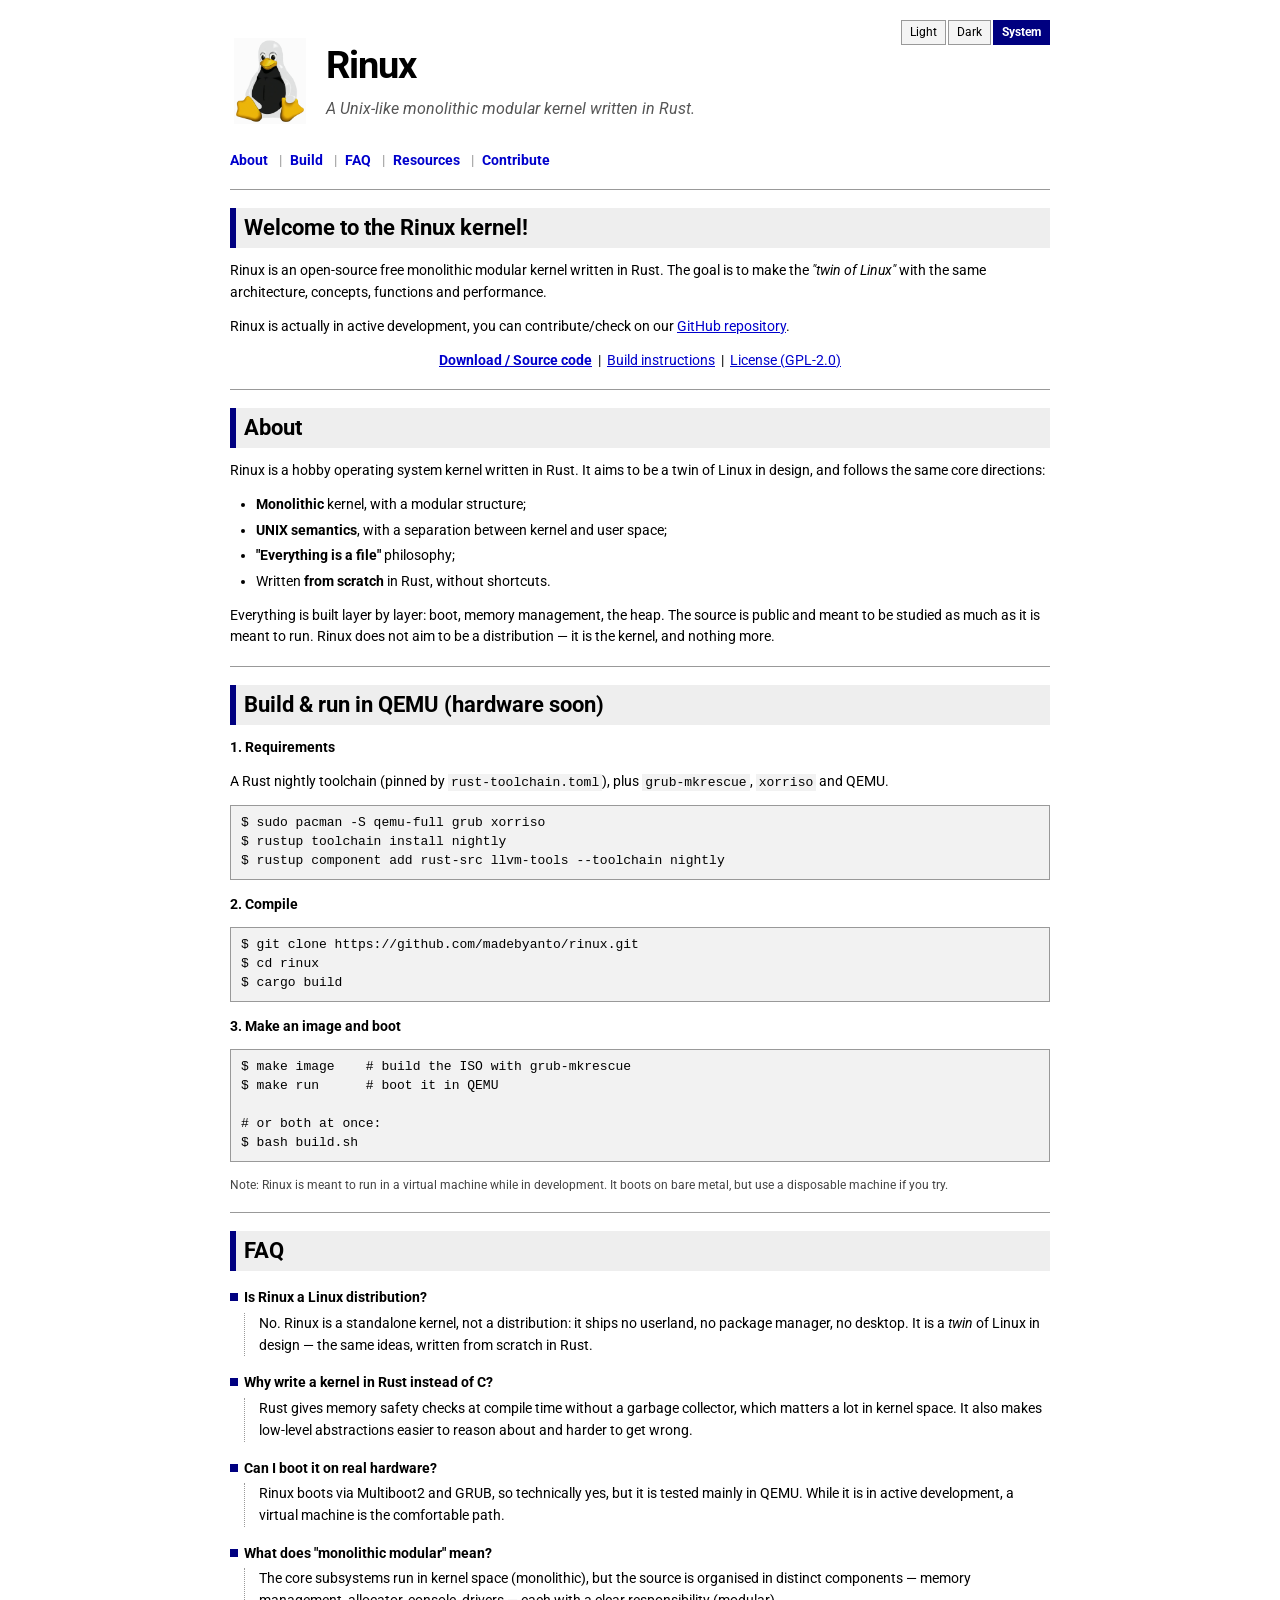
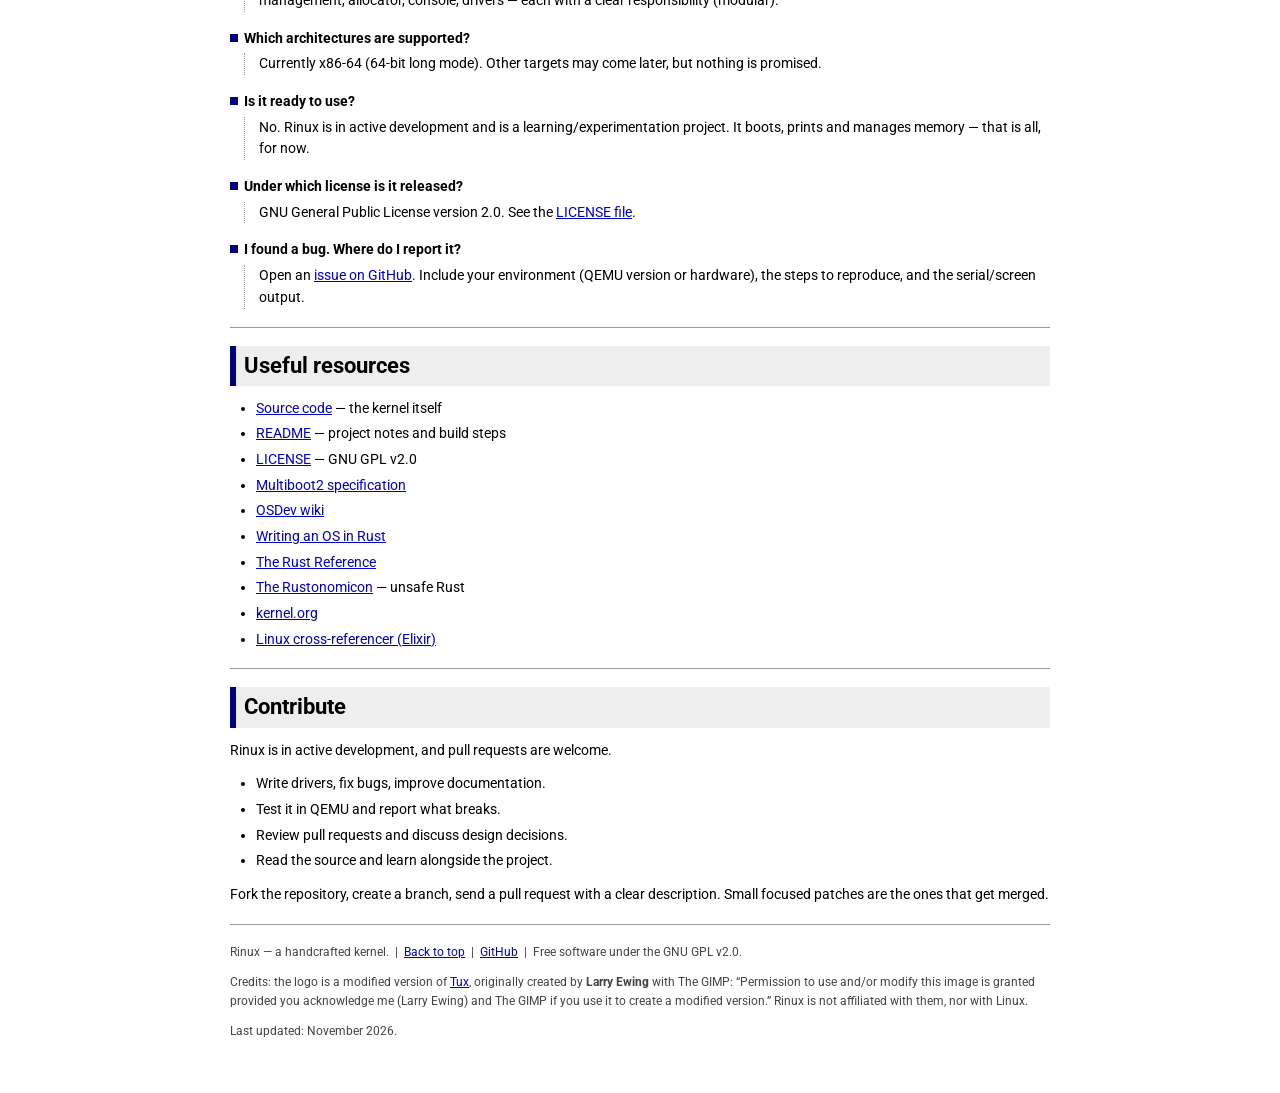
<file: index.html>
<!DOCTYPE html>
<html lang="en">
<head>
    <meta charset="UTF-8">
    <meta name="viewport" content="width=device-width, initial-scale=1.0">
    <meta name="description" content="Rinux is a free, open-source monolithic modular kernel written in Rust.">
    <meta name="color-scheme" content="light dark">
    <title>Rinux</title>
    <link rel="icon" type="image/png" href="Rinux.png">
    <link rel="apple-touch-icon" href="Rinux.png">
    <link href="https://fonts.googleapis.com/css2?family=Roboto:ital,wght@0,400;0,700;1,400&display=swap" rel="stylesheet">
    <link rel="stylesheet" href="css/styles.css">
    <script>
      (function () {
        try {
          var t = localStorage.getItem('rinux-theme');
          if (t === 'light' || t === 'dark') {
            document.documentElement.setAttribute('data-theme', t);
          }
        } catch (e) {}
      })();
    </script>
</head>
<body>

<div class="theme-switch" role="group" aria-label="Color theme">
  <button type="button" data-theme-value="light">Light</button>
  <button type="button" data-theme-value="dark">Dark</button>
  <button type="button" data-theme-value="system">System</button>
</div>

<div class="header">
  <a class="logo" href="Rinux.png" title="Rinux logo">
    <img src="Rinux.png" width="459" height="544" alt="Rinux logo: a penguin wearing the Rust logo on its belly, a Unix-like twin of Tux. Original Linux Tux artwork by Larry Ewing, made with The GIMP.">
  </a>
  <div class="header-text">
    <h1>Rinux</h1>
    <p class="tagline">A Unix-like monolithic modular kernel written in Rust.</p>
  </div>
</div>

<ul class="menu">
  <li><a href="#about">About</a></li>
  <li><a href="#build">Build</a></li>
  <li><a href="#faq">FAQ</a></li>
  <li><a href="#resources">Resources</a></li>
  <li><a href="#contribute">Contribute</a></li>
</ul>

<hr>

<h2 id="top">Welcome to the Rinux kernel!</h2>

<p>
Rinux is an open-source free monolithic modular kernel written in Rust.
The goal is to make the <em>"twin of Linux"</em> with the same architecture,
concepts, functions and performance.
</p>

<p>
Rinux is actually in active development, you can contribute/check on our
<a href="https://github.com/madebyanto/rinux">GitHub repository</a>.
</p>

<p class="center">
<a href="https://github.com/madebyanto/rinux"><strong>Download / Source code</strong></a>
&nbsp;|&nbsp;
<a href="#build">Build instructions</a>
&nbsp;|&nbsp;
<a href="https://github.com/madebyanto/rinux/blob/main/LICENSE">License (GPL-2.0)</a>
</p>

<hr>

<h2 id="about">About</h2>

<p>
Rinux is a hobby operating system kernel written in Rust. It aims to be a twin of
Linux in design, and follows the same core directions:
</p>

<ul>
  <li><b>Monolithic</b> kernel, with a modular structure;</li>
  <li><b>UNIX semantics</b>, with a separation between kernel and user space;</li>
  <li><b>"Everything is a file"</b> philosophy;</li>
  <li>Written <b>from scratch</b> in Rust, without shortcuts.</li>
</ul>

<p>
Everything is built layer by layer: boot, memory management, the heap. The source
is public and meant to be studied as much as it is meant to run. Rinux does not
aim to be a distribution &mdash; it is the kernel, and nothing more.
</p>

<hr>

<h2 id="build">Build &amp; run in QEMU (hardware soon)</h2>

<p><b>1. Requirements</b></p>

<p>
A Rust nightly toolchain (pinned by <code>rust-toolchain.toml</code>), plus
<code>grub-mkrescue</code>, <code>xorriso</code> and QEMU.
</p>

<pre><code>$ sudo pacman -S qemu-full grub xorriso
$ rustup toolchain install nightly
$ rustup component add rust-src llvm-tools --toolchain nightly</code></pre>

<p><b>2. Compile</b></p>

<pre><code>$ git clone https://github.com/madebyanto/rinux.git
$ cd rinux
$ cargo build</code></pre>

<p><b>3. Make an image and boot</b></p>

<pre><code>$ make image    # build the ISO with grub-mkrescue
$ make run      # boot it in QEMU

# or both at once:
$ bash build.sh</code></pre>

<p class="small">
Note: Rinux is meant to run in a virtual machine while in development. It boots on
bare metal, but use a disposable machine if you try.
</p>

<hr>

<h2 id="faq">FAQ</h2>

<dl class="faq">

<dt id="q1">Is Rinux a Linux distribution?</dt>
<dd>
No. Rinux is a standalone kernel, not a distribution: it ships no userland, no
package manager, no desktop. It is a <em>twin</em> of Linux in design &mdash; the same
ideas, written from scratch in Rust.
</dd>

<dt id="q2">Why write a kernel in Rust instead of C?</dt>
<dd>
Rust gives memory safety checks at compile time without a garbage collector, which
matters a lot in kernel space. It also makes low-level abstractions easier to reason
about and harder to get wrong.
</dd>

<dt id="q3">Can I boot it on real hardware?</dt>
<dd>
Rinux boots via Multiboot2 and GRUB, so technically yes, but it is tested mainly in
QEMU. While it is in active development, a virtual machine is the comfortable path.
</dd>

<dt id="q4">What does "monolithic modular" mean?</dt>
<dd>
The core subsystems run in kernel space (monolithic), but the source is organised in
distinct components &mdash; memory management, allocator, console, drivers &mdash;
each with a clear responsibility (modular).
</dd>

<dt id="q5">Which architectures are supported?</dt>
<dd>
Currently x86-64 (64-bit long mode). Other targets may come later, but nothing is
promised.
</dd>

<dt id="q6">Is it ready to use?</dt>
<dd>
No. Rinux is in active development and is a learning/experimentation project. It
boots, prints and manages memory &mdash; that is all, for now.
</dd>

<dt id="q7">Under which license is it released?</dt>
<dd>
GNU General Public License version 2.0. See the
<a href="https://github.com/madebyanto/rinux/blob/main/LICENSE">LICENSE file</a>.
</dd>

<dt id="q8">I found a bug. Where do I report it?</dt>
<dd>
Open an <a href="https://github.com/madebyanto/rinux/issues">issue on GitHub</a>.
Include your environment (QEMU version or hardware), the steps to reproduce, and the
serial/screen output.
</dd>

</dl>

<hr>

<h2 id="resources">Useful resources</h2>

<ul>
  <li><a href="https://github.com/madebyanto/rinux">Source code</a> &mdash; the kernel itself</li>
  <li><a href="https://github.com/madebyanto/rinux#readme">README</a> &mdash; project notes and build steps</li>
  <li><a href="https://github.com/madebyanto/rinux/blob/main/LICENSE">LICENSE</a> &mdash; GNU GPL v2.0</li>
  <li><a href="https://www.gnu.org/software/grub/manual/multiboot2/multiboot.html">Multiboot2 specification</a></li>
  <li><a href="https://wiki.osdev.org/Main_Page">OSDev wiki</a></li>
  <li><a href="https://os.phil-opp.com/">Writing an OS in Rust</a></li>
  <li><a href="https://doc.rust-lang.org/reference/">The Rust Reference</a></li>
  <li><a href="https://doc.rust-lang.org/nomicon/">The Rustonomicon</a> &mdash; unsafe Rust</li>
  <li><a href="https://www.kernel.org/">kernel.org</a></li>
  <li><a href="https://elixir.bootlin.com/linux/latest/source">Linux cross-referencer (Elixir)</a></li>
</ul>

<hr>

<h2 id="contribute">Contribute</h2>

<p>Rinux is in active development, and pull requests are welcome.</p>

<ul>
  <li>Write drivers, fix bugs, improve documentation.</li>
  <li>Test it in QEMU and report what breaks.</li>
  <li>Review pull requests and discuss design decisions.</li>
  <li>Read the source and learn alongside the project.</li>
</ul>

<p>
Fork the repository, create a branch, send a pull request with a clear description.
Small focused patches are the ones that get merged.
</p>

<hr>

<p class="small">
Rinux &mdash; a handcrafted kernel.
&nbsp;|&nbsp;
<a href="#top">Back to top</a>
&nbsp;|&nbsp;
<a href="https://github.com/madebyanto/rinux">GitHub</a>
&nbsp;|&nbsp;
Free software under the GNU GPL v2.0.
</p>

<p class="small">
Credits: the logo is a modified version of <a href="https://isc.tamu.edu/~lewing/linux/">Tux</a>,
originally created by <b>Larry Ewing</b> with The GIMP: &ldquo;Permission to use and/or modify
this image is granted provided you acknowledge me (Larry Ewing) and The GIMP if you use it
to create a modified version.&rdquo; Rinux is not affiliated with them, nor with Linux.
</p>

<p class="small">
Last updated: November 2026.
</p>

<script>
  (function () {
    var KEY = 'rinux-theme';
    var root = document.documentElement;
    var buttons = document.querySelectorAll('.theme-switch [data-theme-value]');
    var mq = window.matchMedia('(prefers-color-scheme: dark)');

    function stored() {
      try {
        var t = localStorage.getItem(KEY);
        return t === 'light' || t === 'dark' ? t : 'system';
      } catch (e) {
        return 'system';
      }
    }

    function apply(mode) {
      if (mode === 'system') {
        root.removeAttribute('data-theme');
      } else {
        root.setAttribute('data-theme', mode);
      }
      for (var i = 0; i < buttons.length; i++) {
        var on = buttons[i].getAttribute('data-theme-value') === mode;
        buttons[i].setAttribute('aria-pressed', on ? 'true' : 'false');
      }
    }

    for (var i = 0; i < buttons.length; i++) {
      buttons[i].addEventListener('click', function () {
        var mode = this.getAttribute('data-theme-value');
        try {
          if (mode === 'system') {
            localStorage.removeItem(KEY);
          } else {
            localStorage.setItem(KEY, mode);
          }
        } catch (e) {}
        apply(mode);
      });
    }

    apply(stored());

    var onChange = function () { if (stored() === 'system') apply('system'); };
    if (mq.addEventListener) {
      mq.addEventListener('change', onChange);
    } else if (mq.addListener) {
      mq.addListener(onChange);
    }
  })();
</script>

</body>
</html>
</file>
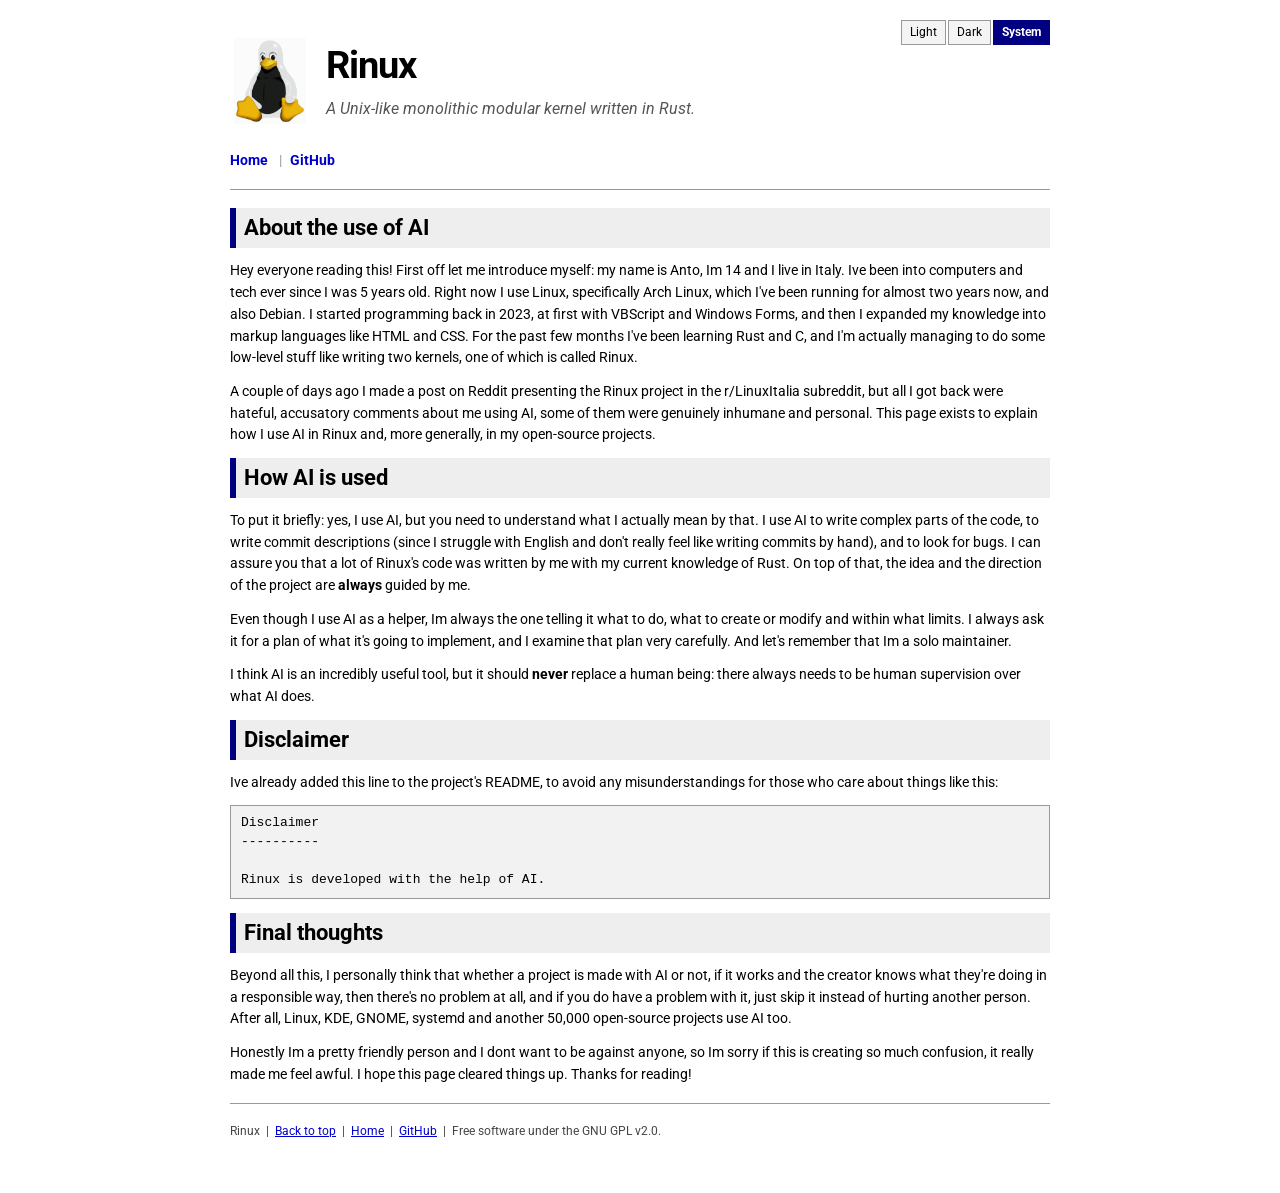
<file: about-the-ai-use.html>
<!DOCTYPE html>
<html lang="en">

<head>
  <meta charset="UTF-8">
  <meta name="viewport" content="width=device-width, initial-scale=1.0">
  <meta name="description" content="How AI is used in the development of the Rinux kernel.">
  <meta name="color-scheme" content="light dark">
  <title>Rinux: About the use of AI</title>
  <link rel="icon" type="image/png" href="Rinux.png">
  <link rel="apple-touch-icon" href="Rinux.png">
  <link href="https://fonts.googleapis.com/css2?family=Roboto:ital,wght@0,400;0,700;1,400&display=swap"
    rel="stylesheet">
  <link rel="stylesheet" href="css/styles.css">
  <script>
    (function () {
      try {
        var t = localStorage.getItem('rinux-theme');
        if (t === 'light' || t === 'dark') {
          document.documentElement.setAttribute('data-theme', t);
        }
      } catch (e) { }
    })();
  </script>
</head>

<body>

  <div class="theme-switch" role="group" aria-label="Color theme">
    <button type="button" data-theme-value="light">Light</button>
    <button type="button" data-theme-value="dark">Dark</button>
    <button type="button" data-theme-value="system">System</button>
  </div>

  <div class="header">
    <a class="logo" href="Rinux.png" title="Rinux logo">
      <img src="Rinux.png" width="459" height="544"
        alt="Rinux logo: a penguin wearing the Rust logo on its belly, a Unix-like twin of Tux. Original Linux Tux artwork by Larry Ewing, made with The GIMP.">
    </a>
    <div class="header-text">
      <h1>Rinux</h1>
      <p class="tagline">A Unix-like monolithic modular kernel written in Rust.</p>
    </div>
  </div>

  <ul class="menu">
    <li><a href="index.html">Home</a></li>
    <li><a href="https://github.com/madebyanto/rinux">GitHub</a></li>
  </ul>

  <hr>

  <h2 id="top">About the use of AI</h2>

  <p>
    Hey everyone reading this! First off let me introduce myself: my name is Anto, Im 14
    and I live in Italy. Ive been into computers and tech ever since I was 5 years old.
    Right now I use Linux, specifically Arch Linux, which I've been running for almost
    two years now, and also Debian. I started programming back in 2023, at first with
    VBScript and Windows Forms, and then I expanded my knowledge into markup languages
    like HTML and CSS. For the past few months I've been learning Rust and C, and I'm
    actually managing to do some low-level stuff like writing two kernels, one of which
    is called Rinux.
  </p>

  <p>
    A couple of days ago I made a post on Reddit presenting the Rinux project in the
    r/LinuxItalia subreddit, but all I got back were hateful, accusatory comments about
    me using AI, some of them were genuinely inhumane and personal. This page exists
    to explain how I use AI in Rinux and, more generally, in my open-source projects.
  </p>

  <h2 id="how">How AI is used</h2>

  <p>
    To put it briefly: yes, I use AI, but you need to understand what I actually mean by
    that. I use AI to write complex parts of the code, to write commit descriptions
    (since I struggle with English and don't really feel like writing commits by hand),
    and to look for bugs. I can assure you that a lot of Rinux's code was written by me
    with my current knowledge of Rust. On top of that, the idea and the direction of the
    project are <b>always</b> guided by me.
  </p>

  <p>
    Even though I use AI as a helper, Im always the one telling it what to do, what to
    create or modify and within what limits. I always ask it for a plan of what it's
    going to implement, and I examine that plan very carefully. And let's remember that
    Im a solo maintainer.
  </p>

  <p>
    I think AI is an incredibly useful tool, but it should <b>never</b> replace a human
    being: there always needs to be human supervision over what AI does.
  </p>

  <h2 id="disclaimer">Disclaimer</h2>

  <p>
    Ive already added this line to the project's README, to avoid any misunderstandings
    for those who care about things like this:
  </p>

  <pre><code>Disclaimer
----------

Rinux is developed with the help of AI.</code></pre>

  <h2 id="closing">Final thoughts</h2>

  <p>
    Beyond all this, I personally think that whether a project is made with AI or not,
    if it works and the creator knows what they're doing in a responsible way, then
    there's no problem at all, and if you do have a problem with it, just skip it
    instead of hurting another person. After all, Linux, KDE, GNOME, systemd and another
    50,000 open-source projects use AI too.
  </p>

  <p>
    Honestly Im a pretty friendly person and I dont want to be against anyone, so Im
    sorry if this is creating so much confusion, it really made me feel awful. I hope
    this page cleared things up. Thanks for reading!
  </p>

  <hr>

  <p class="small">
    Rinux
    &nbsp;|&nbsp;
    <a href="#top">Back to top</a>
    &nbsp;|&nbsp;
    <a href="index.html">Home</a>
    &nbsp;|&nbsp;
    <a href="https://github.com/madebyanto/rinux">GitHub</a>
    &nbsp;|&nbsp;
    Free software under the GNU GPL v2.0.
  </p>

  <script>
    (function () {
      var KEY = 'rinux-theme';
      var root = document.documentElement;
      var buttons = document.querySelectorAll('.theme-switch [data-theme-value]');
      var mq = window.matchMedia('(prefers-color-scheme: dark)');

      function stored() {
        try {
          var t = localStorage.getItem(KEY);
          return t === 'light' || t === 'dark' ? t : 'system';
        } catch (e) {
          return 'system';
        }
      }

      function apply(mode) {
        if (mode === 'system') {
          root.removeAttribute('data-theme');
        } else {
          root.setAttribute('data-theme', mode);
        }
        for (var i = 0; i < buttons.length; i++) {
          var on = buttons[i].getAttribute('data-theme-value') === mode;
          buttons[i].setAttribute('aria-pressed', on ? 'true' : 'false');
        }
      }

      for (var i = 0; i < buttons.length; i++) {
        buttons[i].addEventListener('click', function () {
          var mode = this.getAttribute('data-theme-value');
          try {
            if (mode === 'system') {
              localStorage.removeItem(KEY);
            } else {
              localStorage.setItem(KEY, mode);
            }
          } catch (e) { }
          apply(mode);
        });
      }

      apply(stored());

      var onChange = function () { if (stored() === 'system') apply('system'); };
      if (mq.addEventListener) {
        mq.addEventListener('change', onChange);
      } else if (mq.addListener) {
        mq.addListener(onChange);
      }
    })();
  </script>

</body>

</html>
</file>
<file: css/styles.css>
:root {
  color-scheme: light;
  --bg: #ffffff;
  --fg: #000000;
  --muted: #555555;
  --muted-2: #444444;
  --accent: #000080;
  --link: #0000cc;
  --link-visited: #551a8b;
  --link-hover: #cc0000;
  --hr: #999999;
  --h2-bg: #eeeeee;
  --code-bg: #f2f2f2;
  --code-border: #999999;
  --btn-bg: #f4f4f4;
  --btn-bg-on: #dddddd;
}

@media (prefers-color-scheme: dark) {
  :root:not([data-theme="light"]) {
    color-scheme: dark;
    --bg: #15171a;
    --fg: #d8d8d8;
    --muted: #a0a0a0;
    --muted-2: #9a9a9a;
    --accent: #6b8afd;
    --link: #7aa2ff;
    --link-visited: #b79cff;
    --link-hover: #ff8a7a;
    --hr: #3a3d42;
    --h2-bg: #22252a;
    --code-bg: #1e2126;
    --code-border: #3a3d42;
    --btn-bg: #22252a;
    --btn-bg-on: #33373e;
  }
}

:root[data-theme="dark"] {
  color-scheme: dark;
  --bg: #15171a;
  --fg: #d8d8d8;
  --muted: #a0a0a0;
  --muted-2: #9a9a9a;
  --accent: #6b8afd;
  --link: #7aa2ff;
  --link-visited: #b79cff;
  --link-hover: #ff8a7a;
  --hr: #3a3d42;
  --h2-bg: #22252a;
  --code-bg: #1e2126;
  --code-border: #3a3d42;
  --btn-bg: #22252a;
  --btn-bg-on: #33373e;
}

body {
  background: var(--bg);
  color: var(--fg);
  font-family: Roboto, Verdana, Geneva, Arial, Helvetica, sans-serif;
  font-size: 14px;
  line-height: 1.55;
  margin: 0 auto;
  max-width: 820px;
  padding: 16px 18px 40px 18px;
}

.theme-switch {
  float: right;
  margin: 4px 0 10px 16px;
  font-size: 12px;
  white-space: nowrap;
}

.theme-switch button {
  font: inherit;
  color: var(--fg);
  background: var(--btn-bg);
  border: 1px solid var(--code-border);
  padding: 2px 8px;
  margin-left: -1px;
  cursor: pointer;
}

.theme-switch button:first-child {
  margin-left: 0;
}

.theme-switch button:hover {
  background: var(--btn-bg-on);
}

.theme-switch button[aria-pressed="true"] {
  background: var(--accent);
  border-color: var(--accent);
  color: #ffffff;
  font-weight: bold;
}

.header {
  display: flex;
  align-items: center;
  gap: 16px;
  margin: 10px 0 14px 0;
}

.logo {
  flex: 0 0 auto;
  display: block;
  line-height: 0;
  padding: 4px;
}

.logo img {
  display: block;
  width: 72px;
  height: auto;
}

.header-text {
  min-width: 0;
  flex: 1 1 auto;
}

.header h1,
.header p.tagline {
  margin-left: 0;
}

h1 {
  font-family: Roboto, "Times New Roman", Times, serif;
  font-size: 38px;
  font-weight: bold;
  margin: 10px 0 2px 0;
  letter-spacing: -1px;
}

p.tagline {
  font-family: Roboto, "Times New Roman", Times, serif;
  font-style: italic;
  font-size: 16px;
  color: var(--muted);
  margin: 0 0 14px 0;
}

h2 {
  font-family: Roboto, "Times New Roman", Times, serif;
  font-size: 22px;
  font-weight: bold;
  margin: 0 0 12px 0;
  padding: 3px 8px;
  background: var(--h2-bg);
  border-left: 6px solid var(--accent);
}

ul.menu {
  list-style: none;
  margin: 0 0 10px 0;
  padding: 0;
}

ul.menu li {
  display: inline;
  margin: 0;
  padding: 0;
}

ul.menu li + li::before {
  content: "|";
  color: var(--hr);
  padding: 0 8px;
}

ul.menu a {
  text-decoration: none;
  font-weight: bold;
}

ul.menu a:hover {
  text-decoration: underline;
}

a {
  color: var(--link);
}

a:visited {
  color: var(--link-visited);
}

a:hover {
  color: var(--link-hover);
}

p {
  margin: 0 0 12px 0;
}

ul {
  margin: 0 0 12px 0;
  padding-left: 26px;
}

ul li {
  margin: 0 0 4px 0;
}

hr {
  border: 0;
  border-top: 1px solid var(--hr);
  margin: 18px 0;
}

.center {
  text-align: center;
}

.small {
  font-size: 12px;
  color: var(--muted-2);
}

code,
kbd,
tt {
  font-family: "Courier New", Courier, monospace;
  font-size: 13px;
}

code {
  background: var(--code-bg);
  padding: 1px 3px;
}

pre {
  font-family: "Courier New", Courier, monospace;
  font-size: 13px;
  line-height: 1.45;
  background: var(--code-bg);
  border: 1px solid var(--code-border);
  padding: 8px 10px;
  margin: 0 0 14px 0;
  overflow-x: auto;
}

pre code {
  background: none;
  padding: 0;
}

dl.faq {
  margin: 0;
}

dl.faq dt {
  font-weight: bold;
  margin: 16px 0 4px 0;
  padding-left: 14px;
  background-image: linear-gradient(var(--accent), var(--accent));
  background-repeat: no-repeat;
  background-position: 0 6px;
  background-size: 8px 8px;
}

dl.faq dd {
  margin: 0 0 0 14px;
  padding-left: 14px;
  border-left: 1px dotted var(--hr);
}

@media (max-width: 600px) {
  body {
    font-size: 13px;
    padding: 10px 12px 30px 12px;
  }

  h1 {
    font-size: 30px;
  }

  h2 {
    font-size: 19px;
  }

  ul.menu li {
    display: block;
    padding-left: 0;
  }

  ul.menu li + li::before {
    content: "";
    padding: 0;
  }
}
</file>
